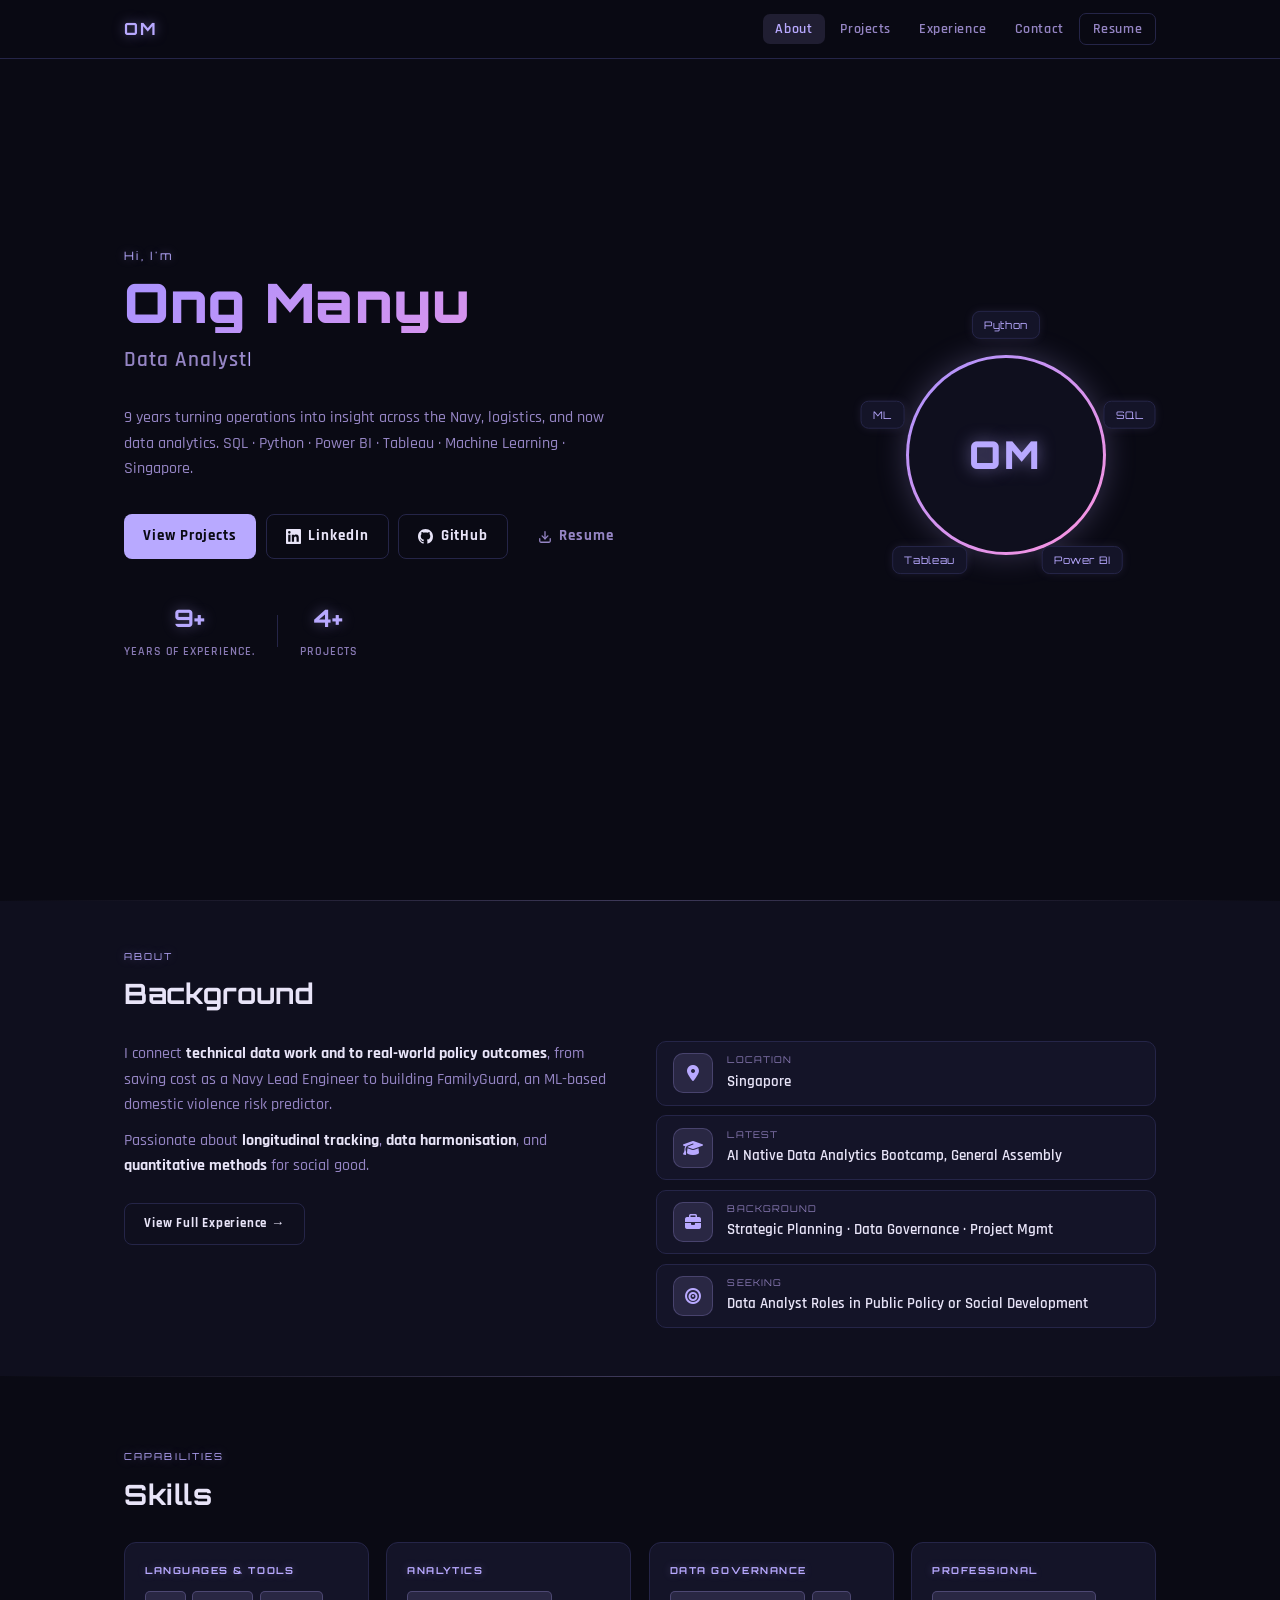
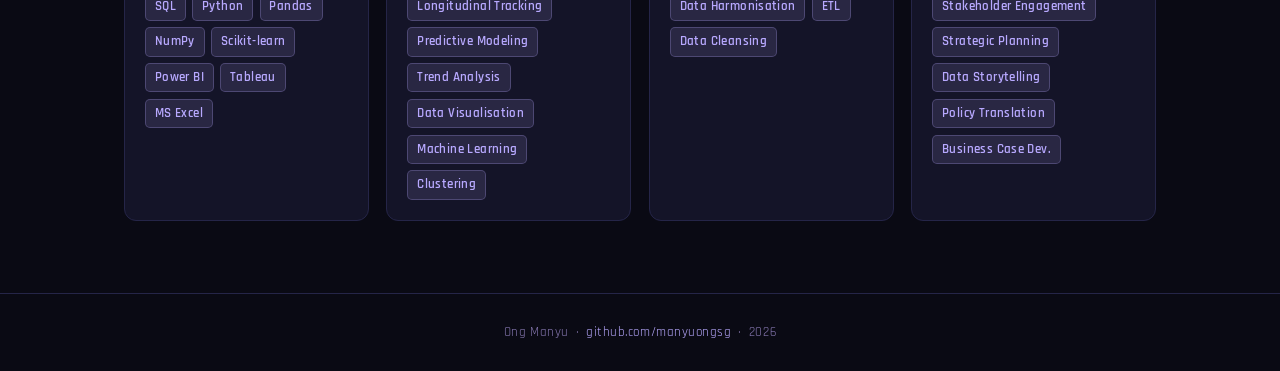
<file: index.html>
<!DOCTYPE html>
<html lang="en">
<head>
  <meta charset="UTF-8" />
  <meta name="viewport" content="width=device-width, initial-scale=1.0" />
  <title>Ong Manyu | Data Analyst</title>
  <meta name="description" content="Data analyst with 9 years of experience. SQL, Python, Power BI. Singapore." />
  <meta property="og:type"        content="website" />
  <meta property="og:title"       content="Ong Manyu | Data Analyst Portfolio" />
  <meta property="og:description" content="9 years in data governance, strategic planning & project management. SQL · Python · Power BI · Tableau · Machine Learning." />
  <meta property="og:url"         content="https://manyuongsg.github.io/" />
  <meta name="theme-color"        content="#0e0b06" />
  <link rel="stylesheet" href="style.css" />
  <link rel="stylesheet" href="https://cdnjs.cloudflare.com/ajax/libs/font-awesome/6.5.1/css/all.min.css" />
  <link rel="preconnect" href="https://fonts.googleapis.com" />
  <link href="https://fonts.googleapis.com/css2?family=Orbitron:wght@400;500;700;900&family=Rajdhani:wght@400;500;600;700&family=JetBrains+Mono:wght@400;500&display=swap" rel="stylesheet" />
</head>
<body>

  <!-- NAV -->
  <nav id="navbar">
    <div class="nav-inner">
      <a href="index.html" class="nav-logo">OM</a>
      <ul class="nav-links">
        <li><a href="index.html">About</a></li>
        <li><a href="projects.html">Projects</a></li>
        <li><a href="experience.html">Experience</a></li>
        <li><a href="contact.html">Contact</a></li>
        <li><a href="assets/Ong_Manyu_Comprehesive_Resume.pdf" target="_blank" rel="noopener" class="btn-nav-ghost">Resume</a></li>
      </ul>
      <button class="hamburger" id="hamburger" aria-label="Toggle menu">
        <span></span><span></span><span></span>
      </button>
    </div>
  </nav>

  <!-- HERO -->
  <section id="hero">
    <div class="hero-content">
      <p class="hero-eyebrow">Hi, I'm</p>
      <h1 class="hero-name">Ong Manyu</h1>
      <h2 class="hero-title">
        <span id="typed"></span><span class="cursor">|</span>
      </h2>
      <p class="hero-tagline">
        9 years turning operations into insight across the Navy, logistics, and now data analytics.
        SQL · Python · Power BI · Tableau · Machine Learning · Singapore.
      </p>
      <div class="hero-actions">
        <a href="projects.html" class="btn btn-primary">View Projects</a>
        <a href="https://linkedin.com/in/omanyu" target="_blank" rel="noopener" class="btn btn-outline">
          <svg width="15" height="15" viewBox="0 0 24 24" fill="currentColor"><path d="M20.447 20.452h-3.554v-5.569c0-1.328-.027-3.037-1.852-3.037-1.853 0-2.136 1.445-2.136 2.939v5.667H9.351V9h3.414v1.561h.046c.477-.9 1.637-1.85 3.37-1.85 3.601 0 4.267 2.37 4.267 5.455v6.286zM5.337 7.433a2.062 2.062 0 0 1-2.063-2.065 2.064 2.064 0 1 1 2.063 2.065zm1.782 13.019H3.555V9h3.564v11.452zM22.225 0H1.771C.792 0 0 .774 0 1.729v20.542C0 23.227.792 24 1.771 24h20.451C23.2 24 24 23.227 24 22.271V1.729C24 .774 23.2 0 22.222 0h.003z"/></svg>
          LinkedIn
        </a>
        <a href="https://github.com/manyuongsg" target="_blank" rel="noopener" class="btn btn-outline">
          <svg width="15" height="15" viewBox="0 0 24 24" fill="currentColor"><path d="M12 0C5.37 0 0 5.37 0 12c0 5.31 3.435 9.795 8.205 11.385.6.105.825-.255.825-.57 0-.285-.015-1.23-.015-2.235-3.015.555-3.795-.735-4.035-1.41-.135-.345-.72-1.41-1.23-1.695-.42-.225-1.02-.78-.015-.795.945-.015 1.62.87 1.845 1.23 1.08 1.815 2.805 1.305 3.495.99.105-.78.42-1.305.765-1.605-2.67-.3-5.46-1.335-5.46-5.925 0-1.305.465-2.385 1.23-3.225-.12-.3-.54-1.53.12-3.18 0 0 1.005-.315 3.3 1.23.96-.27 1.98-.405 3-.405s2.04.135 3 .405c2.295-1.56 3.3-1.23 3.3-1.23.66 1.65.24 2.88.12 3.18.765.84 1.23 1.905 1.23 3.225 0 4.605-2.805 5.625-5.475 5.925.435.375.81 1.095.81 2.22 0 1.605-.015 2.895-.015 3.3 0 .315.225.69.825.57A12.02 12.02 0 0 0 24 12c0-6.63-5.37-12-12-12z"/></svg>
          GitHub
        </a>
        <a href="assets/Ong_Manyu_Comprehesive_Resume.pdf" download class="btn btn-ghost">
          <svg width="14" height="14" viewBox="0 0 24 24" fill="none" stroke="currentColor" stroke-width="2.2" stroke-linecap="round" stroke-linejoin="round"><path d="M21 15v4a2 2 0 0 1-2 2H5a2 2 0 0 1-2-2v-4"/><polyline points="7 10 12 15 17 10"/><line x1="12" y1="15" x2="12" y2="3"/></svg>
          Resume
        </a>
      </div>
      <div class="hero-stats">
        <div class="stat">
          <span class="stat-num" data-target="9" data-suffix="+">0</span>
          <span class="stat-label">Years of Experience.</span>
        </div>
        <div class="stat-div"></div>
        <div class="stat">
          <span class="stat-num" data-target="4" data-suffix="+">0</span>
          <span class="stat-label">Projects</span>
        </div>
      </div>
    </div>
    <div class="hero-visual">
      <div class="avatar-ring">
        <div class="avatar-initials">OM</div>
      </div>
      <div class="floating-tag tag-1"><code>Python</code></div>
      <div class="floating-tag tag-2"><code>SQL</code></div>
      <div class="floating-tag tag-3"><code>Power BI</code></div>
      <div class="floating-tag tag-4"><code>Tableau</code></div>
      <div class="floating-tag tag-5"><code>ML</code></div>
    </div>
  </section>

  <div class="section-divider"></div>

  <!-- ABOUT -->
  <section class="alt">
    <div class="container">
      <p class="section-label">About</p>
      <h2 class="section-title">Background</h2>
      <div class="about-grid">
        <div class="about-text">
          <p>
            I connect <strong>technical data work and to real-world policy outcomes</strong>, from saving cost as a Navy
            Lead Engineer to building FamilyGuard, an ML-based domestic violence risk predictor.
          </p>
          <p>
            Passionate about <strong>longitudinal tracking</strong>, <strong>data harmonisation</strong>,
            and <strong>quantitative methods</strong> for social good.
          </p>
          <div style="margin-top:1.5rem;">
            <a href="experience.html" class="btn btn-outline" style="font-size:0.83rem;">View Full Experience →</a>
          </div>
        </div>
        <div class="info-cards">
          <div class="info-card">
            <div class="info-icon"><i class="fa-solid fa-location-dot"></i></div>
            <div>
              <p class="info-label">Location</p>
              <p class="info-value">Singapore</p>
            </div>
          </div>
          <div class="info-card">
            <div class="info-icon"><i class="fa-solid fa-graduation-cap"></i></div>
            <div>
              <p class="info-label">Latest</p>
              <p class="info-value">AI Native Data Analytics Bootcamp, General Assembly</p>
            </div>
          </div>
          <div class="info-card">
            <div class="info-icon"><i class="fa-solid fa-briefcase"></i></div>
            <div>
              <p class="info-label">Background</p>
              <p class="info-value">Strategic Planning · Data Governance · Project Mgmt</p>
            </div>
          </div>
          <div class="info-card">
            <div class="info-icon"><i class="fa-solid fa-bullseye"></i></div>
            <div>
              <p class="info-label">Seeking</p>
              <p class="info-value">Data Analyst Roles in Public Policy or Social Development</p>
            </div>
          </div>
        </div>
      </div>
    </div>
  </section>

  <div class="section-divider"></div>

  <!-- SKILLS -->
  <section>
    <div class="container">
      <p class="section-label">Capabilities</p>
      <h2 class="section-title">Skills</h2>
      <div class="skills-grid">
        <div class="skill-group">
          <h3 class="skill-group-title">Languages & Tools</h3>
          <div class="skill-tags">
            <span class="skill-tag">SQL</span>
            <span class="skill-tag">Python</span>
            <span class="skill-tag">Pandas</span>
            <span class="skill-tag">NumPy</span>
            <span class="skill-tag">Scikit-learn</span>
            <span class="skill-tag">Power BI</span>
            <span class="skill-tag">Tableau</span>
            <span class="skill-tag">MS Excel</span>
          </div>
        </div>
        <div class="skill-group">
          <h3 class="skill-group-title">Analytics</h3>
          <div class="skill-tags">
            <span class="skill-tag">Longitudinal Tracking</span>
            <span class="skill-tag">Predictive Modeling</span>
            <span class="skill-tag">Trend Analysis</span>
            <span class="skill-tag">Data Visualisation</span>
            <span class="skill-tag">Machine Learning</span>
            <span class="skill-tag">Clustering</span>
          </div>
        </div>
        <div class="skill-group">
          <h3 class="skill-group-title">Data Governance</h3>
          <div class="skill-tags">
            <span class="skill-tag">Data Harmonisation</span>
            <span class="skill-tag">ETL</span>
            <span class="skill-tag">Data Cleansing</span>
          </div>
        </div>
        <div class="skill-group">
          <h3 class="skill-group-title">Professional</h3>
          <div class="skill-tags">
            <span class="skill-tag">Stakeholder Engagement</span>
            <span class="skill-tag">Strategic Planning</span>
            <span class="skill-tag">Data Storytelling</span>
            <span class="skill-tag">Policy Translation</span>
            <span class="skill-tag">Business Case Dev.</span>
          </div>
        </div>
      </div>
    </div>
  </section>

  <footer>
    <p>Ong Manyu &nbsp;·&nbsp;
      <a href="https://github.com/manyuongsg" target="_blank" rel="noopener">github.com/manyuongsg</a>
      &nbsp;·&nbsp; <span id="footer-year"></span>
    </p>
  </footer>

  <script src="script.js"></script>
</body>
</html>
</file>
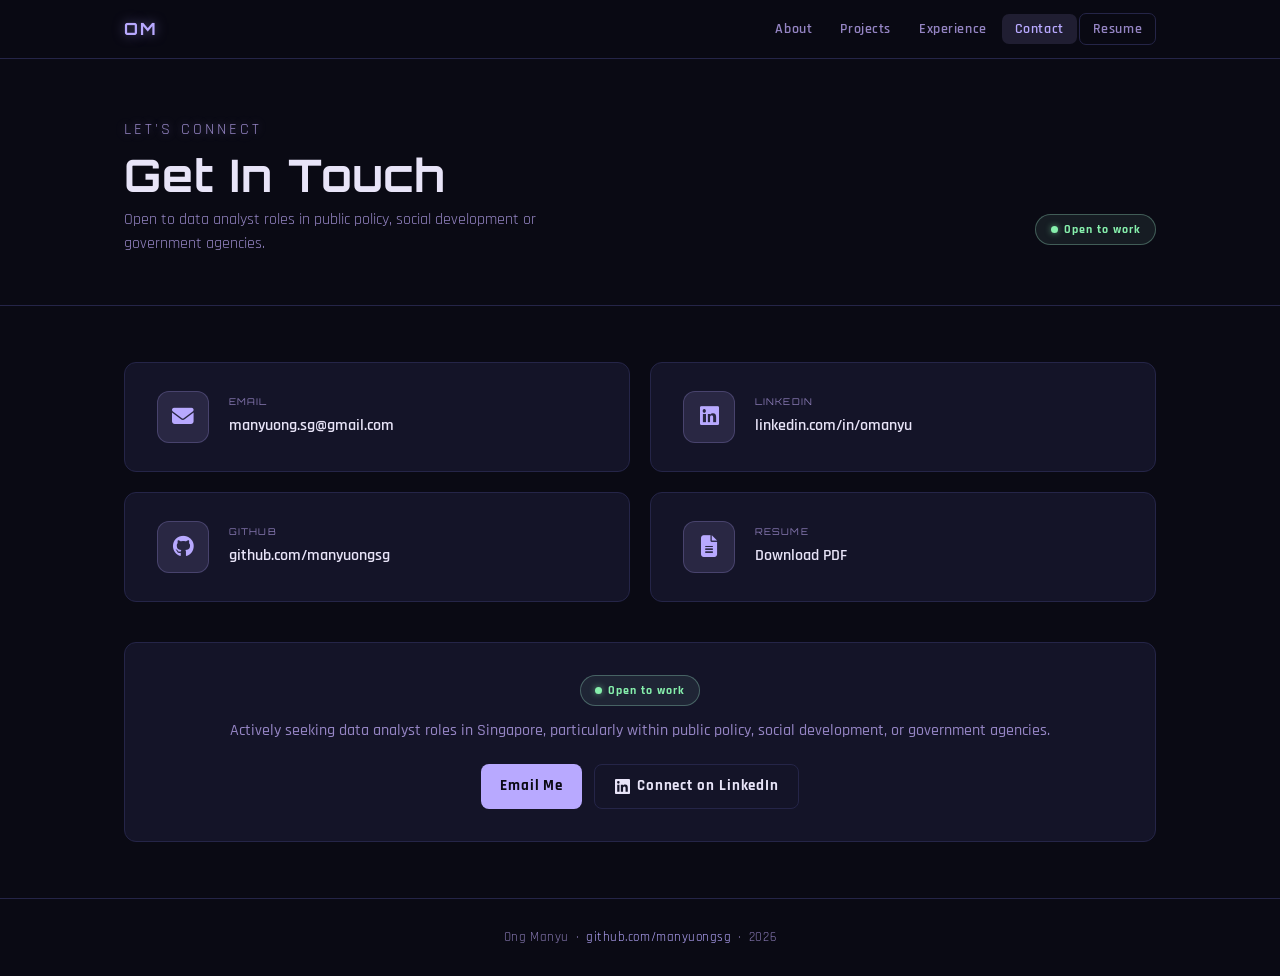
<file: contact.html>
<!DOCTYPE html>
<html lang="en">
<head>
  <meta charset="UTF-8" />
  <meta name="viewport" content="width=device-width, initial-scale=1.0" />
  <title>Contact | Ong Manyu</title>
  <meta name="description" content="Get in touch with Ong Manyu — open to data analyst opportunities in Singapore." />
  <meta name="theme-color" content="#0e0b06" />
  <link rel="stylesheet" href="style.css" />
  <link rel="stylesheet" href="https://cdnjs.cloudflare.com/ajax/libs/font-awesome/6.5.1/css/all.min.css" />
  <link rel="preconnect" href="https://fonts.googleapis.com" />
  <link href="https://fonts.googleapis.com/css2?family=Orbitron:wght@400;500;700;900&family=Rajdhani:wght@400;500;600;700&family=JetBrains+Mono:wght@400;500&display=swap" rel="stylesheet" />
</head>
<body>

  <!-- NAV -->
  <nav id="navbar">
    <div class="nav-inner">
      <a href="index.html" class="nav-logo">OM</a>
      <ul class="nav-links">
        <li><a href="index.html">About</a></li>
        <li><a href="projects.html">Projects</a></li>
        <li><a href="experience.html">Experience</a></li>
        <li><a href="contact.html">Contact</a></li>
        <li><a href="assets/Ong_Manyu_Comprehesive_Resume.pdf" target="_blank" rel="noopener" class="btn-nav-ghost">Resume</a></li>
      </ul>
      <button class="hamburger" id="hamburger" aria-label="Toggle menu">
        <span></span><span></span><span></span>
      </button>
    </div>
  </nav>

  <!-- PAGE HEADER -->
  <header class="page-header">
    <div class="container">
      <div>
        <p class="page-tag">Let's connect</p>
        <h1>Get In Touch</h1>
        <p>Open to data analyst roles in public policy, social development or government agencies.</p>
      </div>
      <div class="open-badge" style="align-self:flex-end;">Open to work</div>
    </div>
  </header>

  <!-- CONTACT CARDS -->
  <section class="page-section">
    <div class="container">
      <div class="contact-grid">

        <a href="mailto:manyuong.sg@gmail.com" class="contact-card">
          <div class="contact-icon"><i class="fa-solid fa-envelope"></i></div>
          <div>
            <p class="contact-label">Email</p>
            <p class="contact-value">manyuong.sg@gmail.com</p>
          </div>
        </a>

        <a href="https://linkedin.com/in/omanyu" target="_blank" rel="noopener" class="contact-card">
          <div class="contact-icon"><i class="fa-brands fa-linkedin"></i></div>
          <div>
            <p class="contact-label">LinkedIn</p>
            <p class="contact-value">linkedin.com/in/omanyu</p>
          </div>
        </a>

        <a href="https://github.com/manyuongsg" target="_blank" rel="noopener" class="contact-card">
          <div class="contact-icon"><i class="fa-brands fa-github"></i></div>
          <div>
            <p class="contact-label">GitHub</p>
            <p class="contact-value">github.com/manyuongsg</p>
          </div>
        </a>

        <a href="assets/Ong_Manyu_Comprehesive_Resume.pdf" target="_blank" rel="noopener" class="contact-card">
          <div class="contact-icon"><i class="fa-solid fa-file-lines"></i></div>
          <div>
            <p class="contact-label">Resume</p>
            <p class="contact-value">Download PDF</p>
          </div>
        </a>

      </div>

      <!-- CTA -->
      <div class="contact-cta">
        <div class="open-badge">Open to work</div>
        <p>
          Actively seeking data analyst roles in Singapore, particularly within public policy, social development, or government agencies.
        </p>
        <div style="display:flex;gap:0.75rem;justify-content:center;flex-wrap:wrap;">
          <a href="mailto:manyuong.sg@gmail.com" class="btn btn-primary">Email Me</a>
          <a href="https://linkedin.com/in/omanyu" target="_blank" rel="noopener" class="btn btn-outline">
            <svg width="15" height="15" viewBox="0 0 24 24" fill="currentColor"><path d="M20.447 20.452h-3.554v-5.569c0-1.328-.027-3.037-1.852-3.037-1.853 0-2.136 1.445-2.136 2.939v5.667H9.351V9h3.414v1.561h.046c.477-.9 1.637-1.85 3.37-1.85 3.601 0 4.267 2.37 4.267 5.455v6.286zM5.337 7.433a2.062 2.062 0 0 1-2.063-2.065 2.064 2.064 0 1 1 2.063 2.065zm1.782 13.019H3.555V9h3.564v11.452zM22.225 0H1.771C.792 0 0 .774 0 1.729v20.542C0 23.227.792 24 1.771 24h20.451C23.2 24 24 23.227 24 22.271V1.729C24 .774 23.2 0 22.222 0h.003z"/></svg>
            Connect on LinkedIn
          </a>
        </div>
      </div>
    </div>
  </section>

  <footer>
    <p>Ong Manyu &nbsp;·&nbsp;
      <a href="https://github.com/manyuongsg" target="_blank" rel="noopener">github.com/manyuongsg</a>
      &nbsp;·&nbsp; <span id="footer-year"></span>
    </p>
  </footer>

  <script src="script.js"></script>
</body>
</html>
</file>
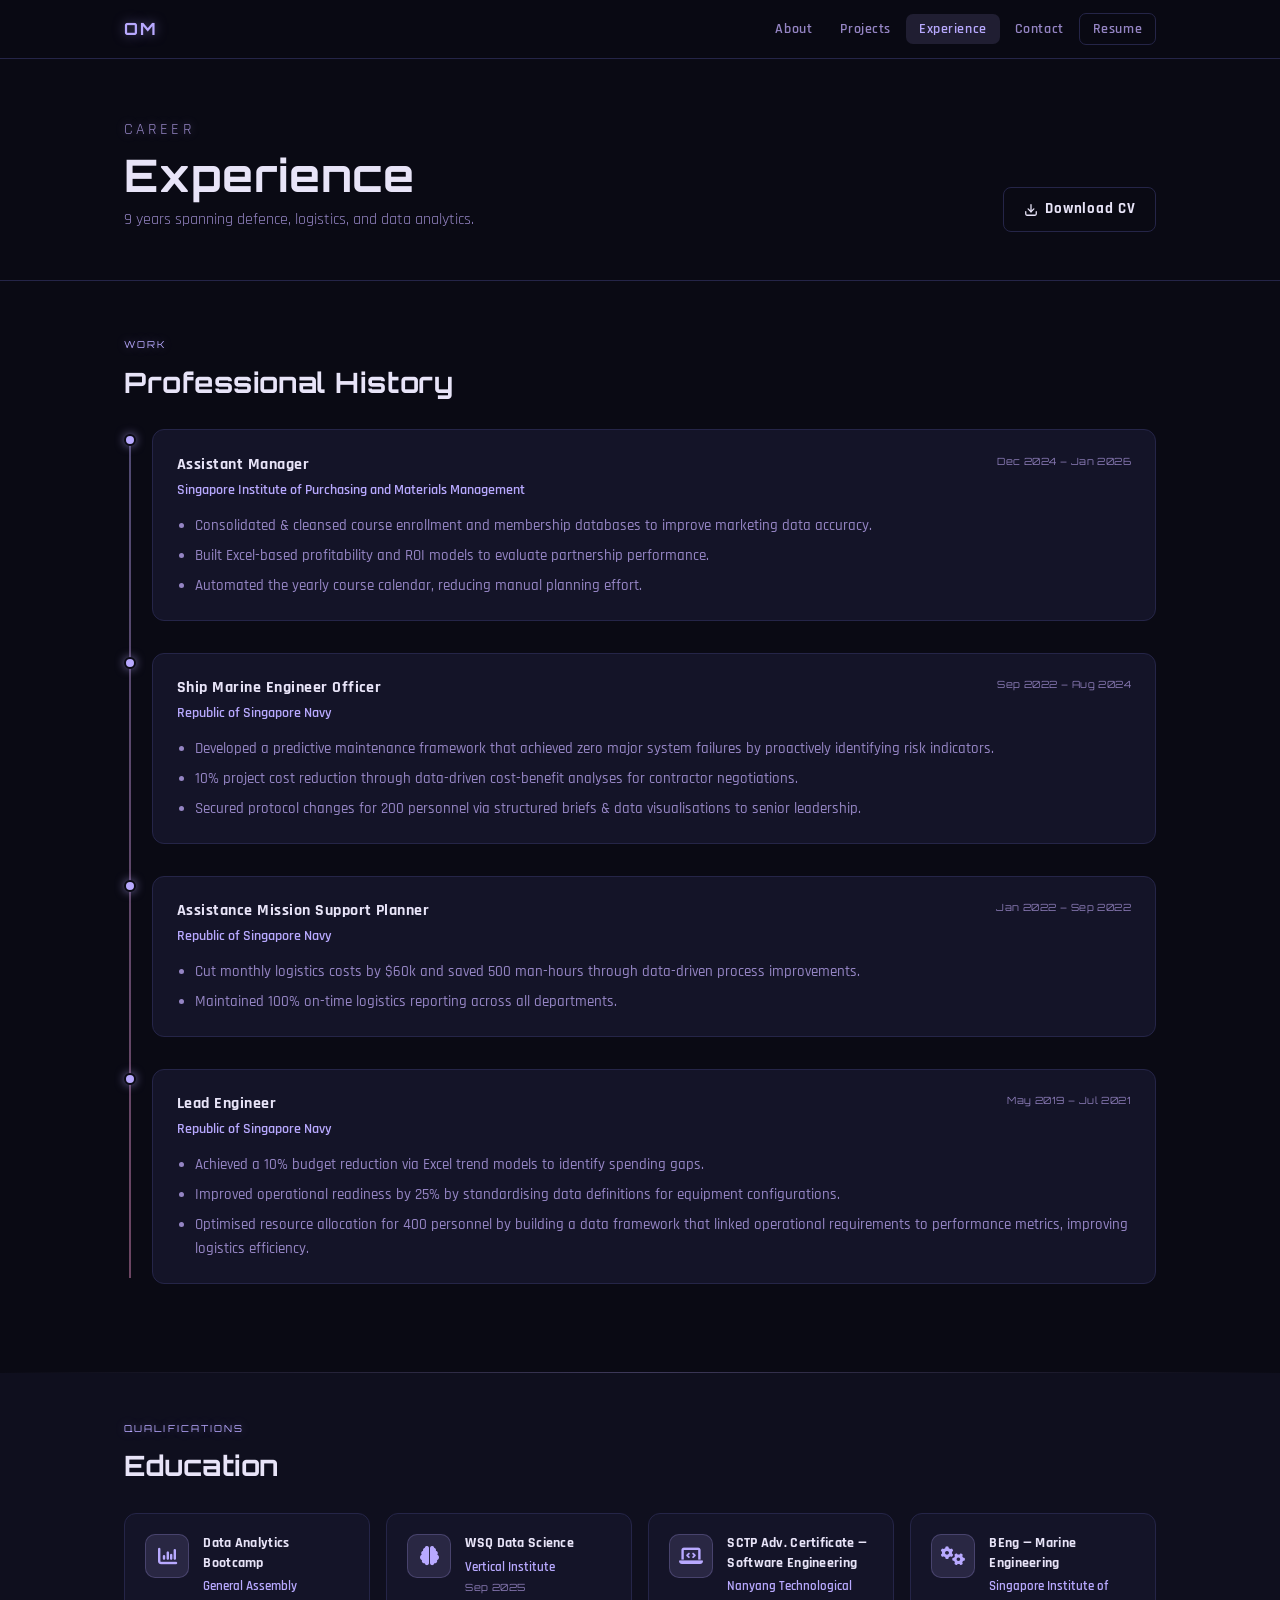
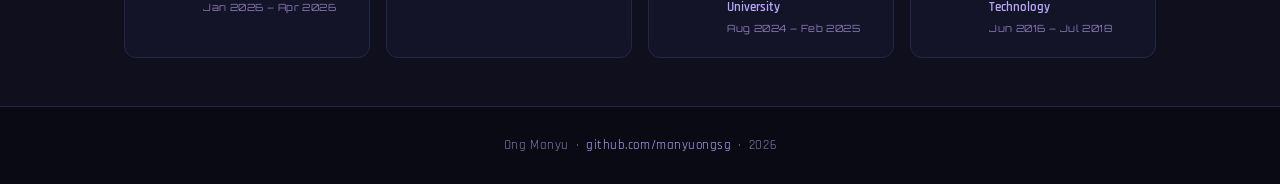
<file: experience.html>
<!DOCTYPE html>
<html lang="en">
<head>
  <meta charset="UTF-8" />
  <meta name="viewport" content="width=device-width, initial-scale=1.0" />
  <title>Experience | Ong Manyu</title>
  <meta name="description" content="Work history and education of Ong Manyu — data analyst based in Singapore." />
  <meta name="theme-color" content="#0e0b06" />
  <link rel="stylesheet" href="style.css" />
  <link rel="stylesheet" href="https://cdnjs.cloudflare.com/ajax/libs/font-awesome/6.5.1/css/all.min.css" />
  <link rel="preconnect" href="https://fonts.googleapis.com" />
  <link href="https://fonts.googleapis.com/css2?family=Orbitron:wght@400;500;700;900&family=Rajdhani:wght@400;500;600;700&family=JetBrains+Mono:wght@400;500&display=swap" rel="stylesheet" />
</head>
<body>

  <!-- NAV -->
  <nav id="navbar">
    <div class="nav-inner">
      <a href="index.html" class="nav-logo">OM</a>
      <ul class="nav-links">
        <li><a href="index.html">About</a></li>
        <li><a href="projects.html">Projects</a></li>
        <li><a href="experience.html">Experience</a></li>
        <li><a href="contact.html">Contact</a></li>
        <li><a href="assets/Ong_Manyu_Comprehesive_Resume.pdf" target="_blank" rel="noopener" class="btn-nav-ghost">Resume</a></li>
      </ul>
      <button class="hamburger" id="hamburger" aria-label="Toggle menu">
        <span></span><span></span><span></span>
      </button>
    </div>
  </nav>

  <!-- PAGE HEADER -->
  <header class="page-header">
    <div class="container">
      <div>
        <p class="page-tag">Career</p>
        <h1>Experience</h1>
        <p>9 years spanning defence, logistics, and data analytics.</p>
      </div>
      <a href="assets/Ong_Manyu_Comprehesive_Resume.pdf" download class="btn btn-outline" style="align-self:flex-end;">
        <svg width="14" height="14" viewBox="0 0 24 24" fill="none" stroke="currentColor" stroke-width="2.2" stroke-linecap="round" stroke-linejoin="round"><path d="M21 15v4a2 2 0 0 1-2 2H5a2 2 0 0 1-2-2v-4"/><polyline points="7 10 12 15 17 10"/><line x1="12" y1="15" x2="12" y2="3"/></svg>
        Download CV
      </a>
    </div>
  </header>

  <!-- WORK EXPERIENCE -->
  <section class="page-section">
    <div class="container">
      <p class="section-label">Work</p>
      <h2 class="section-title">Professional History</h2>
      <div class="timeline">

        <div class="timeline-item">
          <div class="timeline-dot"></div>
          <div class="timeline-content">
            <div class="timeline-header">
              <div>
                <h3>Assistant Manager</h3>
                <p class="timeline-org">Singapore Institute of Purchasing and Materials Management</p>
              </div>
              <span class="timeline-date">Dec 2024 – Jan 2026</span>
            </div>
            <ul>
              <li>Consolidated &amp; cleansed course enrollment and membership databases to improve marketing data accuracy.</li>
              <li>Built Excel-based profitability and ROI models to evaluate partnership performance.</li>
              <li>Automated the yearly course calendar, reducing manual planning effort.</li>
            </ul>
          </div>
        </div>

        <div class="timeline-item">
          <div class="timeline-dot"></div>
          <div class="timeline-content">
            <div class="timeline-header">
              <div>
                <h3>Ship Marine Engineer Officer</h3>
                <p class="timeline-org">Republic of Singapore Navy</p>
              </div>
              <span class="timeline-date">Sep 2022 – Aug 2024</span>
            </div>
            <ul>
              <li>Developed a predictive maintenance framework that achieved zero major system failures by proactively identifying risk indicators.</li>
              <li>10% project cost reduction through data-driven cost-benefit analyses for contractor negotiations.</li>
              <li>Secured protocol changes for 200 personnel via structured briefs &amp; data visualisations to senior leadership.</li>
            </ul>
          </div>
        </div>

        <div class="timeline-item">
          <div class="timeline-dot"></div>
          <div class="timeline-content">
            <div class="timeline-header">
              <div>
                <h3>Assistance Mission Support Planner</h3>
                <p class="timeline-org">Republic of Singapore Navy</p>
              </div>
              <span class="timeline-date">Jan 2022 – Sep 2022</span>
            </div>
            <ul>
              <li>Cut monthly logistics costs by $60k and saved 500 man-hours through data-driven process improvements.</li>
              <li>Maintained 100% on-time logistics reporting across all departments.</li>
            </ul>
          </div>
        </div>

        <div class="timeline-item">
          <div class="timeline-dot"></div>
          <div class="timeline-content">
            <div class="timeline-header">
              <div>
                <h3>Lead Engineer</h3>
                <p class="timeline-org">Republic of Singapore Navy</p>
              </div>
              <span class="timeline-date">May 2019 – Jul 2021</span>
            </div>
            <ul>
              <li>Achieved a 10% budget reduction via Excel trend models to identify spending gaps.</li>
              <li>Improved operational readiness by 25% by standardising data definitions for equipment configurations.</li>
              <li>Optimised resource allocation for 400 personnel by building a data framework that linked operational requirements to performance metrics, improving logistics efficiency.</li>
            </ul>
          </div>
        </div>

      </div>
    </div>
  </section>

  <div class="section-divider"></div>

  <!-- EDUCATION -->
  <section class="page-section alt">
    <div class="container">
      <p class="section-label">Qualifications</p>
      <h2 class="section-title">Education</h2>
      <div class="edu-grid">
        <div class="edu-card">
          <div class="edu-icon"><i class="fa-solid fa-chart-column"></i></div>
          <div>
            <h3>Data Analytics Bootcamp</h3>
            <p class="edu-org">General Assembly</p>
            <p class="edu-date">Jan 2026 – Apr 2026</p>
          </div>
        </div>
        <div class="edu-card">
          <div class="edu-icon"><i class="fa-solid fa-brain"></i></div>
          <div>
            <h3>WSQ Data Science</h3>
            <p class="edu-org">Vertical Institute</p>
            <p class="edu-date">Sep 2025</p>
          </div>
        </div>
        <div class="edu-card">
          <div class="edu-icon"><i class="fa-solid fa-laptop-code"></i></div>
          <div>
            <h3>SCTP Adv. Certificate — Software Engineering</h3>
            <p class="edu-org">Nanyang Technological University</p>
            <p class="edu-date">Aug 2024 – Feb 2025</p>
          </div>
        </div>
        <div class="edu-card">
          <div class="edu-icon"><i class="fa-solid fa-gears"></i></div>
          <div>
            <h3>BEng — Marine Engineering</h3>
            <p class="edu-org">Singapore Institute of Technology</p>
            <p class="edu-date">Jun 2016 – Jul 2018</p>
          </div>
        </div>
      </div>
    </div>
  </section>

  <footer>
    <p>Ong Manyu &nbsp;·&nbsp;
      <a href="https://github.com/manyuongsg" target="_blank" rel="noopener">github.com/manyuongsg</a>
      &nbsp;·&nbsp; <span id="footer-year"></span>
    </p>
  </footer>

  <script src="script.js"></script>
</body>
</html>
</file>
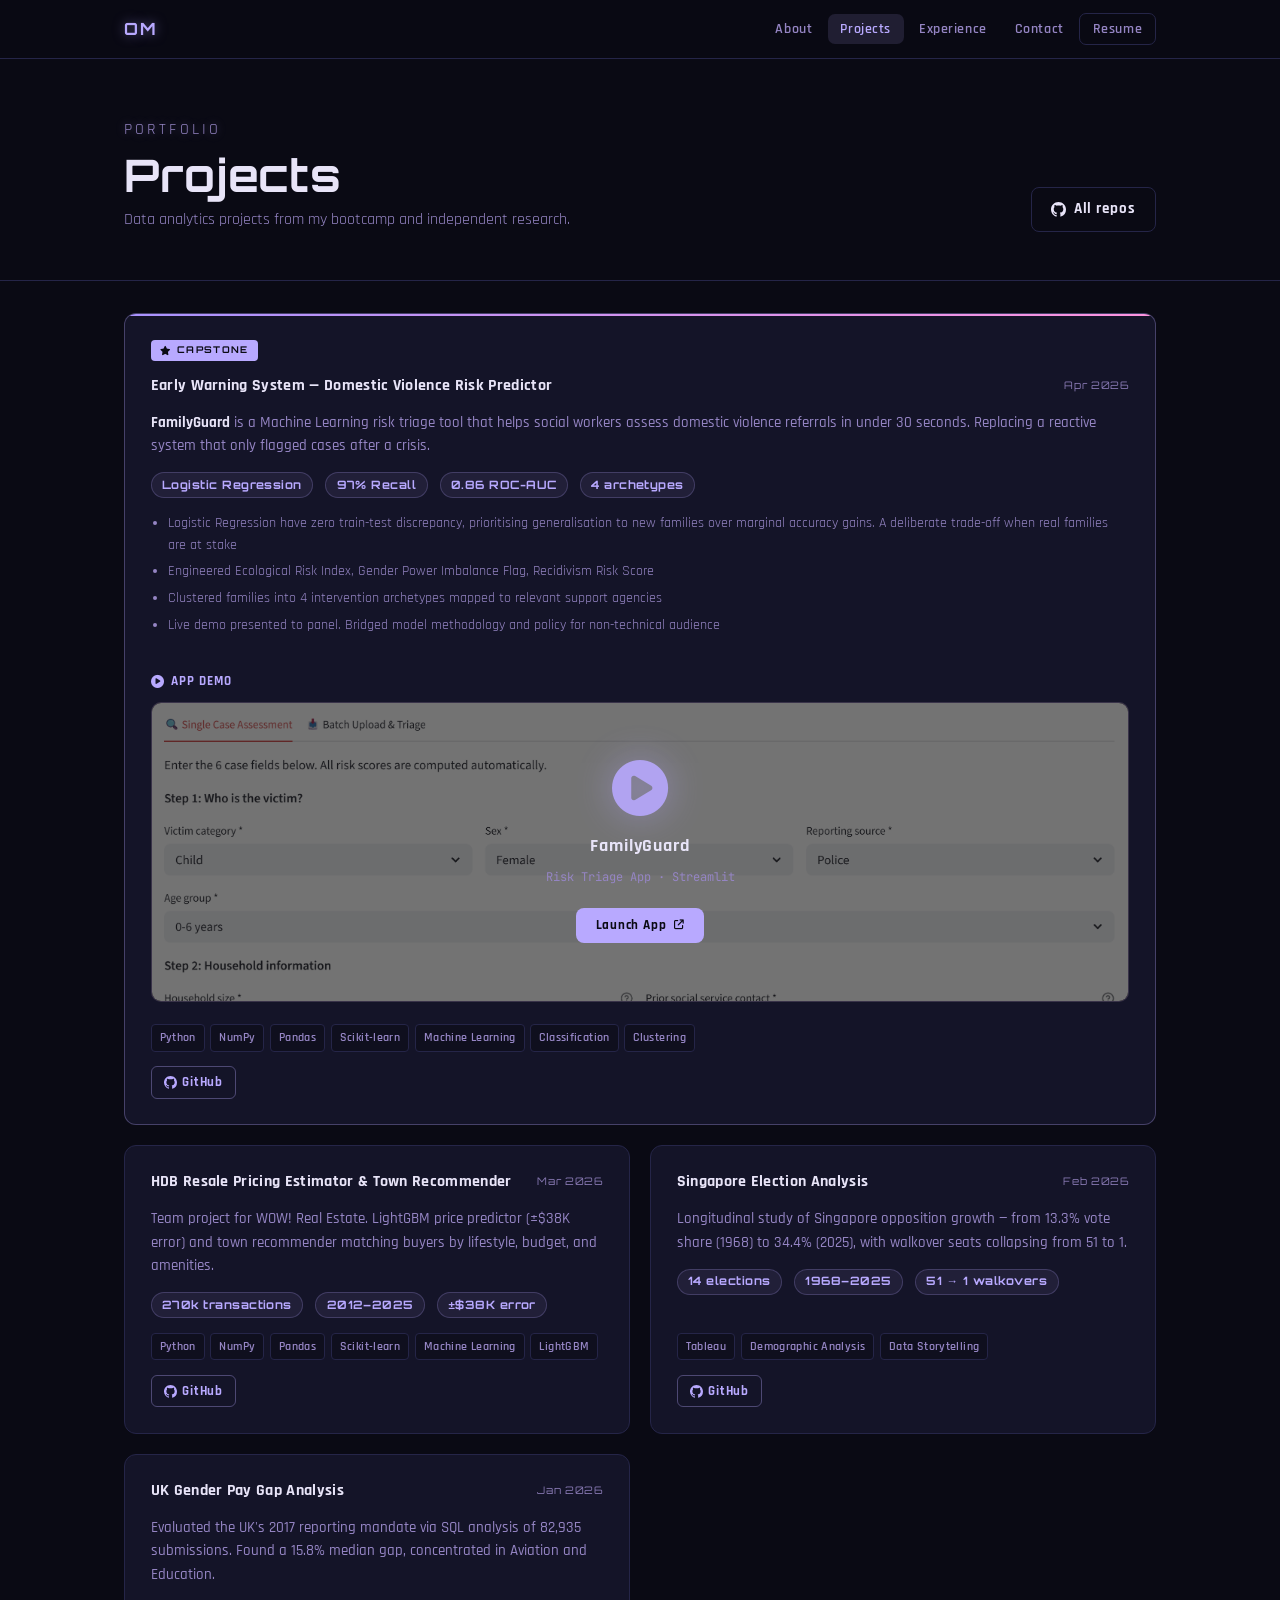
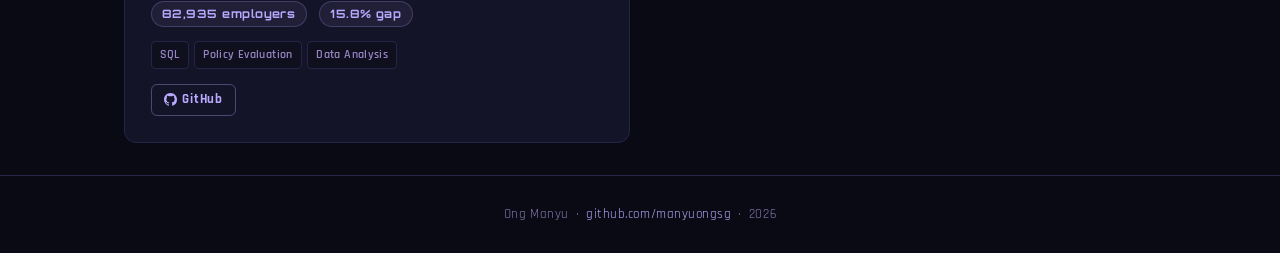
<file: projects.html>
<!DOCTYPE html>
<html lang="en">
<head>
  <meta charset="UTF-8" />
  <meta name="viewport" content="width=device-width, initial-scale=1.0" />
  <title>Projects | Ong Manyu</title>
  <meta name="description" content="Data analytics projects by Ong Manyu — ML, SQL, Power BI, Python." />
  <meta name="theme-color" content="#0e0b06" />
  <link rel="stylesheet" href="style.css" />
  <link rel="stylesheet" href="https://cdnjs.cloudflare.com/ajax/libs/font-awesome/6.5.1/css/all.min.css" />
  <link rel="preconnect" href="https://fonts.googleapis.com" />
  <link href="https://fonts.googleapis.com/css2?family=Orbitron:wght@400;500;700;900&family=Rajdhani:wght@400;500;600;700&family=JetBrains+Mono:wght@400;500&display=swap" rel="stylesheet" />
</head>
<body>

  <!-- NAV -->
  <nav id="navbar">
    <div class="nav-inner">
      <a href="index.html" class="nav-logo">OM</a>
      <ul class="nav-links">
        <li><a href="index.html">About</a></li>
        <li><a href="projects.html">Projects</a></li>
        <li><a href="experience.html">Experience</a></li>
        <li><a href="contact.html">Contact</a></li>
        <li><a href="assets/Ong_Manyu_Comprehesive_Resume.pdf" target="_blank" rel="noopener" class="btn-nav-ghost">Resume</a></li>
      </ul>
      <button class="hamburger" id="hamburger" aria-label="Toggle menu">
        <span></span><span></span><span></span>
      </button>
    </div>
  </nav>

  <!-- PAGE HEADER -->
  <header class="page-header">
    <div class="container">
      <div>
        <p class="page-tag">Portfolio</p>
        <h1>Projects</h1>
        <p>Data analytics projects from my bootcamp and independent research.</p>
      </div>
      <a href="https://github.com/manyuongsg" target="_blank" rel="noopener" class="btn btn-outline" style="align-self:flex-end;">
        <svg width="15" height="15" viewBox="0 0 24 24" fill="currentColor"><path d="M12 0C5.37 0 0 5.37 0 12c0 5.31 3.435 9.795 8.205 11.385.6.105.825-.255.825-.57 0-.285-.015-1.23-.015-2.235-3.015.555-3.795-.735-4.035-1.41-.135-.345-.72-1.41-1.23-1.695-.42-.225-1.02-.78-.015-.795.945-.015 1.62.87 1.845 1.23 1.08 1.815 2.805 1.305 3.495.99.105-.78.42-1.305.765-1.605-2.67-.3-5.46-1.335-5.46-5.925 0-1.305.465-2.385 1.23-3.225-.12-.3-.54-1.53.12-3.18 0 0 1.005-.315 3.3 1.23.96-.27 1.98-.405 3-.405s2.04.135 3 .405c2.295-1.56 3.3-1.23 3.3-1.23.66 1.65.24 2.88.12 3.18.765.84 1.23 1.905 1.23 3.225 0 4.605-2.805 5.625-5.475 5.925.435.375.81 1.095.81 2.22 0 1.605-.015 2.895-.015 3.3 0 .315.225.69.825.57A12.02 12.02 0 0 0 24 12c0-6.63-5.37-12-12-12z"/></svg>
        All repos
      </a>
    </div>
  </header>

  <!-- PROJECTS -->
  <main>
    <div class="container">
      <div class="projects-grid">

        <!-- CAPSTONE -->
        <div class="project-card featured">
          <div class="project-badge"><i class="fa-solid fa-star"></i> Capstone</div>
          <div class="project-meta">
            <h3>Early Warning System — Domestic Violence Risk Predictor</h3>
            <span class="project-date">Apr 2026</span>
          </div>
          <p class="project-desc">
            <strong>FamilyGuard</strong> is a Machine Learning risk triage tool that helps social workers assess domestic violence referrals in under 30 seconds.
            Replacing a reactive system that only flagged cases after a crisis.
          </p>
          <div class="project-metric">
            <span class="metric-pill">Logistic Regression</span>
            <span class="metric-pill">97% Recall</span>
            <span class="metric-pill">0.86 ROC-AUC</span>
            <span class="metric-pill">4 archetypes</span>
          </div>
          <ul class="project-highlights" style="list-style:disc;padding-left:1.1rem;display:flex;flex-direction:column;gap:0.3rem;">
            <li style="color:var(--text-muted);font-size:0.855rem;">Logistic Regression have zero train-test discrepancy, prioritising generalisation to new families over marginal accuracy gains. A deliberate trade-off when real families are at stake</li>
            <li style="color:var(--text-muted);font-size:0.855rem;">Engineered Ecological Risk Index, Gender Power Imbalance Flag, Recidivism Risk Score</li>
            <li style="color:var(--text-muted);font-size:0.855rem;">Clustered families into 4 intervention archetypes mapped to relevant support agencies</li>
            <li style="color:var(--text-muted);font-size:0.855rem;">Live demo presented to panel. Bridged model methodology and policy for non-technical audience</li>
          </ul>
          <!-- DEMO EMBED -->
          <div class="demo-embed">
            <p class="demo-label"><i class="fa-solid fa-play-circle"></i> App Demo</p>
            <!--
              HOW TO USE:
              1. Take a screenshot of your Streamlit app and save it (e.g. demo-screenshot.png) in this folder.
              2. Set data-app-url below to your Streamlit app URL.
              3. Set the <img> src to your screenshot file.
            -->
            <div class="demo-preview"
                 data-app-url="https://triage-predictor.streamlit.app/">
              <!-- Replace src with your actual screenshot, e.g. src="demo-screenshot.png" -->
              <img
                class="demo-screenshot"
                src="assets/triage-predictor-screenshot.png"
                alt="FamilyGuard app screenshot"
                onerror="this.style.display='none'"
              />
              <div class="demo-overlay">
                <div class="demo-overlay-inner">
                  <i class="fa-solid fa-circle-play demo-play-icon"></i>
                  <p class="demo-overlay-title">FamilyGuard</p>
                  <p class="demo-overlay-sub">Risk Triage App · Streamlit</p>
                  <a href="https://triage-predictor.streamlit.app/"
                     target="_blank" rel="noopener"
                     class="btn btn-primary demo-launch-btn">
                    Launch App <i class="fa-solid fa-arrow-up-right-from-square" style="font-size:0.75em;"></i>
                  </a>
                </div>
              </div>
            </div>
          </div>

          <div class="project-stack">
            <span>Python</span><span>NumPy</span></span><span>Pandas</span><span>Scikit-learn</span><span>Machine Learning</span><span>Classification</span><span>Clustering</span>
          </div>
          <div class="project-links">
            <a href="https://github.com/manyuongsg" target="_blank" rel="noopener" class="project-link">
              <svg width="13" height="13" viewBox="0 0 24 24" fill="currentColor"><path d="M12 0C5.37 0 0 5.37 0 12c0 5.31 3.435 9.795 8.205 11.385.6.105.825-.255.825-.57 0-.285-.015-1.23-.015-2.235-3.015.555-3.795-.735-4.035-1.41-.135-.345-.72-1.41-1.23-1.695-.42-.225-1.02-.78-.015-.795.945-.015 1.62.87 1.845 1.23 1.08 1.815 2.805 1.305 3.495.99.105-.78.42-1.305.765-1.605-2.67-.3-5.46-1.335-5.46-5.925 0-1.305.465-2.385 1.23-3.225-.12-.3-.54-1.53.12-3.18 0 0 1.005-.315 3.3 1.23.96-.27 1.98-.405 3-.405s2.04.135 3 .405c2.295-1.56 3.3-1.23 3.3-1.23.66 1.65.24 2.88.12 3.18.765.84 1.23 1.905 1.23 3.225 0 4.605-2.805 5.625-5.475 5.925.435.375.81 1.095.81 2.22 0 1.605-.015 2.895-.015 3.3 0 .315.225.69.825.57A12.02 12.02 0 0 0 24 12c0-6.63-5.37-12-12-12z"/></svg>
              GitHub
            </a>
          </div>
        </div>

        <!-- HDB -->
        <div class="project-card">
          <div class="project-meta">
            <h3>HDB Resale Pricing Estimator &amp; Town Recommender</h3>
            <span class="project-date">Mar 2026</span>
          </div>
          <p class="project-desc">
            Team project for WOW! Real Estate. LightGBM price predictor (±$38K error) and town recommender matching buyers by lifestyle, budget, and amenities.
          </p>
          <div class="project-metric">
            <span class="metric-pill">270k transactions</span>
            <span class="metric-pill">2012–2025</span>
            <span class="metric-pill">±$38K error</span>
          </div>
          <div class="project-stack">
            <span>Python</span><span>NumPy</span></span><span>Pandas</span><span>Scikit-learn</span><span>Machine Learning</span><span>LightGBM</span>
          </div>
          <div class="project-links">
            <a href="https://github.com/manyuongsg" target="_blank" rel="noopener" class="project-link">
              <svg width="13" height="13" viewBox="0 0 24 24" fill="currentColor"><path d="M12 0C5.37 0 0 5.37 0 12c0 5.31 3.435 9.795 8.205 11.385.6.105.825-.255.825-.57 0-.285-.015-1.23-.015-2.235-3.015.555-3.795-.735-4.035-1.41-.135-.345-.72-1.41-1.23-1.695-.42-.225-1.02-.78-.015-.795.945-.015 1.62.87 1.845 1.23 1.08 1.815 2.805 1.305 3.495.99.105-.78.42-1.305.765-1.605-2.67-.3-5.46-1.335-5.46-5.925 0-1.305.465-2.385 1.23-3.225-.12-.3-.54-1.53.12-3.18 0 0 1.005-.315 3.3 1.23.96-.27 1.98-.405 3-.405s2.04.135 3 .405c2.295-1.56 3.3-1.23 3.3-1.23.66 1.65.24 2.88.12 3.18.765.84 1.23 1.905 1.23 3.225 0 4.605-2.805 5.625-5.475 5.925.435.375.81 1.095.81 2.22 0 1.605-.015 2.895-.015 3.3 0 .315.225.69.825.57A12.02 12.02 0 0 0 24 12c0-6.63-5.37-12-12-12z"/></svg>
              GitHub
            </a>
          </div>
        </div>

        <!-- ELECTION -->
        <div class="project-card">
          <div class="project-meta">
            <h3>Singapore Election Analysis</h3>
            <span class="project-date">Feb 2026</span>
          </div>
          <p class="project-desc">
            Longitudinal study of Singapore opposition growth — from 13.3% vote share (1968) to 34.4% (2025), with walkover seats collapsing from 51 to 1.
          </p>
          <div class="project-metric">
            <span class="metric-pill">14 elections</span>
            <span class="metric-pill">1968–2025</span>
            <span class="metric-pill">51 → 1 walkovers</span>
          </div>
          <div class="project-stack">
            <span>Tableau</span><span>Demographic Analysis</span><span>Data Storytelling</span>
          </div>
          <div class="project-links">
            <a href="https://github.com/manyuongsg" target="_blank" rel="noopener" class="project-link">
              <svg width="13" height="13" viewBox="0 0 24 24" fill="currentColor"><path d="M12 0C5.37 0 0 5.37 0 12c0 5.31 3.435 9.795 8.205 11.385.6.105.825-.255.825-.57 0-.285-.015-1.23-.015-2.235-3.015.555-3.795-.735-4.035-1.41-.135-.345-.72-1.41-1.23-1.695-.42-.225-1.02-.78-.015-.795.945-.015 1.62.87 1.845 1.23 1.08 1.815 2.805 1.305 3.495.99.105-.78.42-1.305.765-1.605-2.67-.3-5.46-1.335-5.46-5.925 0-1.305.465-2.385 1.23-3.225-.12-.3-.54-1.53.12-3.18 0 0 1.005-.315 3.3 1.23.96-.27 1.98-.405 3-.405s2.04.135 3 .405c2.295-1.56 3.3-1.23 3.3-1.23.66 1.65.24 2.88.12 3.18.765.84 1.23 1.905 1.23 3.225 0 4.605-2.805 5.625-5.475 5.925.435.375.81 1.095.81 2.22 0 1.605-.015 2.895-.015 3.3 0 .315.225.69.825.57A12.02 12.02 0 0 0 24 12c0-6.63-5.37-12-12-12z"/></svg>
              GitHub
            </a>
          </div>
        </div>

        <!-- PAY GAP -->
        <div class="project-card">
          <div class="project-meta">
            <h3>UK Gender Pay Gap Analysis</h3>
            <span class="project-date">Jan 2026</span>
          </div>
          <p class="project-desc">
            Evaluated the UK's 2017 reporting mandate via SQL analysis of 82,935 submissions. Found a 15.8% median gap, concentrated in Aviation and Education.
          </p>
          <div class="project-metric">
            <span class="metric-pill">82,935 employers</span>
            <span class="metric-pill">15.8% gap</span>
          </div>
          <div class="project-stack">
            <span>SQL</span><span>Policy Evaluation</span><span>Data Analysis</span>
          </div>
          <div class="project-links">
            <a href="https://github.com/manyuongsg" target="_blank" rel="noopener" class="project-link">
              <svg width="13" height="13" viewBox="0 0 24 24" fill="currentColor"><path d="M12 0C5.37 0 0 5.37 0 12c0 5.31 3.435 9.795 8.205 11.385.6.105.825-.255.825-.57 0-.285-.015-1.23-.015-2.235-3.015.555-3.795-.735-4.035-1.41-.135-.345-.72-1.41-1.23-1.695-.42-.225-1.02-.78-.015-.795.945-.015 1.62.87 1.845 1.23 1.08 1.815 2.805 1.305 3.495.99.105-.78.42-1.305.765-1.605-2.67-.3-5.46-1.335-5.46-5.925 0-1.305.465-2.385 1.23-3.225-.12-.3-.54-1.53.12-3.18 0 0 1.005-.315 3.3 1.23.96-.27 1.98-.405 3-.405s2.04.135 3 .405c2.295-1.56 3.3-1.23 3.3-1.23.66 1.65.24 2.88.12 3.18.765.84 1.23 1.905 1.23 3.225 0 4.605-2.805 5.625-5.475 5.925.435.375.81 1.095.81 2.22 0 1.605-.015 2.895-.015 3.3 0 .315.225.69.825.57A12.02 12.02 0 0 0 24 12c0-6.63-5.37-12-12-12z"/></svg>
              GitHub
            </a>
          </div>
        </div>

      </div>
    </div>
  </main>

  <footer>
    <p>Ong Manyu &nbsp;·&nbsp;
      <a href="https://github.com/manyuongsg" target="_blank" rel="noopener">github.com/manyuongsg</a>
      &nbsp;·&nbsp; <span id="footer-year"></span>
    </p>
  </footer>

  <script src="script.js"></script>
</body>
</html>
</file>
<file: style.css>
/* =============================================
   RESET & BASE
============================================= */
*, *::before, *::after { box-sizing: border-box; margin: 0; padding: 0; }

:root {
  --bg:          #0a0a14;
  --bg-surface:  #0f0f1e;
  --bg-card:     #141428;
  --border:      #252548;
  --border-hover:#5a3a9a;
  --accent:      #b8a9ff;
  --accent-glow: rgba(184,169,255,0.13);
  --accent2:     #ff9ed8;
  --accent-grad: linear-gradient(135deg, #a993ff, #ff94df);
  --text:        #e8e4f8;
  --text-muted:  #9585c4;
  --text-dim:    #8879b3;
  --radius:      12px;
  --shadow:      0 8px 32px rgba(0,0,0,0.7);
  --transition:  0.22s ease;
}

html { scroll-behavior: smooth; font-size: 16px; }

body {
  font-family: 'Rajdhani', system-ui, sans-serif;
  background: var(--bg);
  color: var(--text);
  line-height: 1.6;
  overflow-x: hidden;
}

a { color: inherit; text-decoration: none; }
ul { list-style: none; }

.container {
  max-width: 1080px;
  margin: 0 auto;
  padding: 0 1.5rem;
}

/* =============================================
   NAV
============================================= */
#navbar {
  position: fixed;
  top: 0; left: 0; right: 0;
  z-index: 100;
  background: rgba(10,10,20,0.82);
  backdrop-filter: blur(14px);
  border-bottom: 1px solid var(--border);
  transition: background var(--transition);
}
#navbar.scrolled { background: rgba(10,10,20,0.97); }

.nav-inner {
  max-width: 1080px;
  margin: 0 auto;
  padding: 0 1.5rem;
  height: 58px;
  display: flex;
  align-items: center;
  justify-content: space-between;
}

.nav-logo {
  font-family: 'Orbitron', sans-serif;
  font-weight: 700;
  font-size: 1.05rem;
  color: var(--accent);
  letter-spacing: 0.1em;
  text-shadow: 0 0 12px rgba(184,169,255,0.5);
}

.nav-links {
  display: flex;
  align-items: center;
  gap: 0.15rem;
}

.nav-links a {
  padding: 0.38rem 0.8rem;
  border-radius: 7px;
  font-size: 0.9rem;
  font-weight: 600;
  color: var(--text-muted);
  font-family: 'Rajdhani', sans-serif;
  letter-spacing: 0.04em;
  transition: color var(--transition), background var(--transition);
}
.nav-links a:hover { color: var(--text); background: var(--bg-card); }
.nav-links a.active {
  color: var(--accent);
  background: var(--accent-glow);
}

.btn-nav {
  background: var(--accent) !important;
  color: var(--bg) !important;
  font-weight: 700 !important;
  padding: 0.38rem 1rem !important;
}
.btn-nav:hover { opacity: 0.85 !important; }

.btn-nav-ghost {
  border: 1px solid var(--border) !important;
  color: var(--text-muted) !important;
}
.btn-nav-ghost:hover {
  border-color: var(--accent) !important;
  color: var(--accent) !important;
  background: transparent !important;
}

.hamburger {
  display: none;
  flex-direction: column;
  gap: 5px;
  background: none;
  border: none;
  cursor: pointer;
  padding: 4px;
}
.hamburger span {
  display: block;
  width: 22px; height: 2px;
  background: var(--text);
  border-radius: 2px;
  transition: transform var(--transition), opacity var(--transition);
}
.hamburger.open span:nth-child(1) { transform: translateY(7px) rotate(45deg); }
.hamburger.open span:nth-child(2) { opacity: 0; }
.hamburger.open span:nth-child(3) { transform: translateY(-7px) rotate(-45deg); }

/* =============================================
   PAGE HEADER (non-hero pages)
============================================= */
.page-header {
  padding: 7rem 0 3rem;
  border-bottom: 1px solid var(--border);
}
.page-header .container { display: flex; align-items: flex-end; justify-content: space-between; gap: 1rem; flex-wrap: wrap; }
.page-tag {
  font-family: 'Orbitron', sans-serif;
  font-size: 0.65rem;
  color: var(--accent);
  letter-spacing: 0.2em;
  text-transform: uppercase;
  margin-bottom: 0.4rem;
  text-shadow: 0 0 10px rgba(184,169,255,0.4);
}
.page-header h1 {
  font-family: 'Orbitron', sans-serif;
  font-size: clamp(1.8rem, 5vw, 2.8rem);
  font-weight: 700;
  letter-spacing: 0.02em;
  line-height: 1.15;
}
.page-header p {
  color: var(--text-muted);
  font-size: 0.97rem;
  font-family: 'Rajdhani', sans-serif;
  margin-top: 0.4rem;
  max-width: 480px;
}

/* =============================================
   HERO
============================================= */
#hero {
  min-height: 100vh;
  display: flex;
  align-items: center;
  padding: 74px 1.5rem 4rem;
  max-width: 1080px;
  margin: 0 auto;
  gap: 3rem;
}

.hero-content { flex: 1; }
.hero-visual {
  flex: 0 0 300px;
  display: flex;
  align-items: center;
  justify-content: center;
  position: relative;
}

.hero-eyebrow {
  font-family: 'Orbitron', sans-serif;
  color: var(--accent);
  font-size: 0.72rem;
  margin-bottom: 0.5rem;
  letter-spacing: 0.2em;
  text-shadow: 0 0 10px rgba(184,169,255,0.4);
}
.hero-name {
  font-family: 'Orbitron', sans-serif;
  font-size: clamp(2rem, 5.5vw, 3.4rem);
  font-weight: 900;
  line-height: 1.1;
  letter-spacing: 0.02em;
  margin-bottom: 0.7rem;
  background: var(--accent-grad);
  -webkit-background-clip: text;
  -webkit-text-fill-color: transparent;
  background-clip: text;
}
.hero-title {
  font-family: 'Rajdhani', sans-serif;
  font-size: clamp(1rem, 2.5vw, 1.3rem);
  font-weight: 600;
  color: var(--text-muted);
  margin-bottom: 1.2rem;
  min-height: 2em;
  letter-spacing: 0.05em;
}
.cursor { animation: blink 1s step-end infinite; color: var(--accent); }
@keyframes blink { 50% { opacity: 0; } }

.hero-tagline {
  color: var(--text-muted);
  font-size: 1rem;
  font-family: 'Rajdhani', sans-serif;
  max-width: 480px;
  margin-bottom: 2rem;
  line-height: 1.6;
  font-weight: 500;
}

.hero-actions {
  display: flex;
  gap: 0.6rem;
  flex-wrap: wrap;
  margin-bottom: 2.5rem;
}

/* Buttons */
.btn {
  display: inline-flex;
  align-items: center;
  gap: 0.45rem;
  padding: 0.6rem 1.2rem;
  border-radius: 8px;
  font-family: 'Rajdhani', sans-serif;
  font-weight: 700;
  font-size: 0.95rem;
  letter-spacing: 0.06em;
  transition: all var(--transition);
  cursor: pointer;
  border: none;
  white-space: nowrap;
}
.btn-primary { background: var(--accent); color: var(--bg); }
.btn-primary:hover { transform: translateY(-2px); box-shadow: 0 6px 24px rgba(184,169,255,0.4); filter: brightness(1.08); }
.btn-outline { background: transparent; color: var(--text); border: 1px solid var(--border); }
.btn-outline:hover { border-color: var(--accent); color: var(--accent); transform: translateY(-2px); box-shadow: 0 0 14px rgba(184,169,255,0.15); }
.btn-ghost { background: transparent; color: var(--text-muted); border: 1px solid transparent; }
.btn-ghost:hover { color: var(--accent2); border-color: var(--accent2); transform: translateY(-2px); }

/* Stats row */
.hero-stats {
  display: flex;
  align-items: center;
  gap: 1.4rem;
}
.stat { text-align: center; }
.stat-num { display: block; font-size: 1.5rem; font-weight: 700; color: var(--accent); font-family: 'Orbitron', sans-serif; text-shadow: 0 0 14px rgba(184,169,255,0.4); }
.stat-label { font-size: 0.72rem; color: var(--text-dim); letter-spacing: 0.08em; font-family: 'Rajdhani', sans-serif; font-weight: 600; text-transform: uppercase; }
.stat-div { width: 1px; height: 32px; background: var(--border); }

/* Avatar */
.avatar-ring {
  width: 200px; height: 200px;
  border-radius: 50%;
  background: var(--accent-grad);
  padding: 3px;
  display: flex;
  align-items: center;
  justify-content: center;
  box-shadow: 0 0 30px rgba(184,169,255,0.25);
}
.avatar-initials {
  width: 100%; height: 100%;
  border-radius: 50%;
  background: var(--bg-surface);
  display: flex;
  align-items: center;
  justify-content: center;
  font-family: 'Orbitron', sans-serif;
  font-size: 2.4rem;
  font-weight: 900;
  color: var(--accent);
  letter-spacing: 0.08em;
  text-shadow: 0 0 16px rgba(184,169,255,0.5);
}

/* Orbit container — positioned at ring centre, transform rotates out to orbit radius */
.floating-tag {
  position: absolute;
  top: 50%;
  left: 50%;
  /* Each tag's transform places it on the ring perimeter via:
     translate(-50%,-50%) centres the element on the ring centre,
     rotate(A) translateY(-R) moves it R px outward at angle A,
     rotate(-A) keeps text upright. */
  pointer-events: none; /* let the inner code handle clicks if needed */
}
/* The visual pill + float animation lives on the inner <code> */
.floating-tag code {
  display: block;
  background: var(--bg-card);
  border: 1px solid var(--border);
  border-radius: 8px;
  padding: 0.3rem 0.7rem;
  font-family: 'Orbitron', sans-serif;
  font-size: 0.65rem;
  letter-spacing: 0.06em;
  color: var(--accent);
  white-space: nowrap;
  box-shadow: 0 0 10px rgba(184,169,255,0.1);
  animation: float 4s ease-in-out infinite;
  pointer-events: auto;
}
/* 5 tags at 72° intervals around ring (radius 130 px from ring centre) */
.tag-1 { transform: translate(-50%,-50%) rotate(0deg)   translateY(-130px) rotate(0deg);   }
.tag-2 { transform: translate(-50%,-50%) rotate(72deg)  translateY(-130px) rotate(-72deg);  }
.tag-3 { transform: translate(-50%,-50%) rotate(144deg) translateY(-130px) rotate(-144deg); }
.tag-4 { transform: translate(-50%,-50%) rotate(216deg) translateY(-130px) rotate(-216deg); }
.tag-5 { transform: translate(-50%,-50%) rotate(288deg) translateY(-130px) rotate(-288deg); }
/* Stagger float animation per tag */
.tag-1 code { animation-delay: 0s;   }
.tag-2 code { animation-delay: 0.7s; }
.tag-3 code { animation-delay: 1.5s; }
.tag-4 code { animation-delay: 2.2s; }
.tag-5 code { animation-delay: 3.0s; }

@keyframes float {
  0%, 100% { transform: translateY(0); }
  50%       { transform: translateY(-8px); }
}

/* =============================================
   SECTIONS
============================================= */
section { padding: 4.5rem 0; }
section.alt { background: var(--bg-surface); padding: 3rem 0; }
.page-section { padding: 3.5rem 0; }
.page-section.alt { background: var(--bg-surface); }

.section-label {
  font-family: 'Orbitron', sans-serif;
  font-size: 0.6rem;
  text-transform: uppercase;
  letter-spacing: 0.22em;
  color: var(--accent);
  margin-bottom: 0.5rem;
  text-shadow: 0 0 10px rgba(184,169,255,0.35);
}
.section-title {
  font-family: 'Orbitron', sans-serif;
  font-size: clamp(1.3rem, 3.5vw, 1.75rem);
  font-weight: 700;
  letter-spacing: 0.02em;
  margin-bottom: 1.5rem;
}
.section-title span {
  background: var(--accent-grad);
  -webkit-background-clip: text;
  -webkit-text-fill-color: transparent;
  background-clip: text;
}

/* =============================================
   ABOUT CARDS
============================================= */
.about-grid {
  display: grid;
  grid-template-columns: 1fr 1fr;
  gap: 2rem;
}
.about-text p { color: var(--text-muted); margin-bottom: 0.6rem; font-size: 1rem; font-family: 'Rajdhani', sans-serif; font-weight: 500; }
.about-text strong { color: var(--text); }

.info-cards { display: flex; flex-direction: column; gap: 0.6rem; }
.info-card {
  display: flex;
  align-items: center;
  gap: 0.9rem;
  background: var(--bg-card);
  border: 1px solid var(--border);
  border-radius: 10px;
  padding: 0.7rem 1rem;
  transition: border-color var(--transition), transform var(--transition), box-shadow var(--transition);
}
.info-card:hover { border-color: var(--accent); transform: translateX(4px); box-shadow: 0 0 14px rgba(184,169,255,0.1); }
.info-icon {
  flex-shrink: 0;
  width: 40px;
  height: 40px;
  display: flex;
  align-items: center;
  justify-content: center;
  background: var(--accent-glow);
  border: 1px solid rgba(184,169,255,0.22);
  border-radius: 10px;
  color: var(--accent);
  font-size: 1rem;
}
.info-label { font-family: 'Orbitron', sans-serif; font-size: 0.58rem; color: var(--text-dim); letter-spacing: 0.12em; text-transform: uppercase; margin-bottom: 0.1rem; }
.info-value { font-size: 0.93rem; font-weight: 600; color: var(--text); font-family: 'Rajdhani', sans-serif; }

/* =============================================
   SKILLS
============================================= */
.skills-grid {
  display: grid;
  grid-template-columns: repeat(auto-fit, minmax(220px, 1fr));
  gap: 1.1rem;
}
.skill-group {
  background: var(--bg-card);
  border: 1px solid var(--border);
  border-radius: var(--radius);
  padding: 1.25rem;
  transition: border-color var(--transition), transform var(--transition), box-shadow var(--transition);
}
.skill-group:hover { border-color: var(--accent); transform: translateY(-2px); box-shadow: 0 0 16px rgba(184,169,255,0.1); }
.skill-group-title {
  font-family: 'Orbitron', sans-serif;
  font-size: 0.6rem;
  text-transform: uppercase;
  letter-spacing: 0.16em;
  color: var(--accent);
  margin-bottom: 0.85rem;
  text-shadow: 0 0 8px rgba(184,169,255,0.3);
}
.skill-tags { display: flex; flex-wrap: wrap; gap: 0.4rem; }
.skill-tag {
  background: var(--accent-glow);
  color: var(--accent);
  border: 1px solid rgba(184,169,255,0.25);
  border-radius: 5px;
  padding: 0.2rem 0.55rem;
  font-size: 0.82rem;
  font-weight: 600;
  font-family: 'Rajdhani', sans-serif;
  letter-spacing: 0.03em;
}

/* =============================================
   PROJECTS
============================================= */
.projects-grid {
  display: grid;
  grid-template-columns: repeat(auto-fit, minmax(360px, 1fr));
  gap: 1.25rem;
  padding: 2rem 0;
}
.project-card {
  background: var(--bg-card);
  border: 1px solid var(--border);
  border-radius: var(--radius);
  padding: 1.6rem;
  display: flex;
  flex-direction: column;
  gap: 0.9rem;
  transition: border-color var(--transition), transform var(--transition), box-shadow var(--transition);
  position: relative;
  overflow: hidden;
}
.project-card::after {
  content: '';
  position: absolute;
  top: 0; left: 0; right: 0;
  height: 2px;
  background: transparent;
  transition: background var(--transition);
}
.project-card:hover { border-color: var(--border-hover); transform: translateY(-4px); box-shadow: 0 8px 32px rgba(184,169,255,0.12); }
.project-card:hover::after { background: var(--accent-grad); }

.project-card.featured { grid-column: 1 / -1; }
.project-card.featured { border-color: rgba(184,169,255,0.3); }
.project-card.featured::after { background: var(--accent-grad); }

.project-badge {
  display: inline-flex;
  align-items: center;
  gap: 0.35rem;
  background: var(--accent);
  color: var(--bg);
  font-family: 'Orbitron', sans-serif;
  font-size: 0.58rem;
  font-weight: 700;
  text-transform: uppercase;
  letter-spacing: 0.14em;
  padding: 0.2rem 0.6rem;
  border-radius: 4px;
  width: fit-content;
}

.project-meta {
  display: flex;
  justify-content: space-between;
  align-items: flex-start;
  gap: 1rem;
}
.project-meta h3 { font-size: 1rem; font-weight: 700; line-height: 1.3; font-family: 'Rajdhani', sans-serif; letter-spacing: 0.02em; }
.project-date {
  font-size: 0.65rem;
  color: var(--text-dim);
  white-space: nowrap;
  font-family: 'Orbitron', sans-serif;
  padding-top: 0.1rem;
  letter-spacing: 0.06em;
}

.project-desc { color: var(--text-muted); font-size: 0.95rem; line-height: 1.55; font-family: 'Rajdhani', sans-serif; font-weight: 500; }
.project-desc strong { color: var(--text); }

.project-metric {
  display: flex;
  gap: 0.75rem;
  flex-wrap: wrap;
}
.metric-pill {
  display: inline-flex;
  align-items: center;
  gap: 0.3rem;
  background: rgba(184,169,255,0.08);
  border: 1px solid rgba(184,169,255,0.22);
  color: var(--accent);
  border-radius: 20px;
  padding: 0.18rem 0.65rem;
  font-size: 0.72rem;
  font-weight: 700;
  font-family: 'Orbitron', sans-serif;
  letter-spacing: 0.04em;
}

.project-stack {
  display: flex;
  flex-wrap: wrap;
  gap: 0.35rem;
  margin-top: auto;
}
.project-stack span {
  background: var(--bg-surface);
  border: 1px solid var(--border);
  border-radius: 4px;
  padding: 0.18rem 0.5rem;
  font-size: 0.78rem;
  color: var(--text-muted);
  font-family: 'Rajdhani', sans-serif;
  font-weight: 600;
  letter-spacing: 0.03em;
}

.project-links { display: flex; gap: 0.6rem; }
.project-link {
  display: inline-flex;
  align-items: center;
  gap: 0.35rem;
  font-size: 0.82rem;
  font-family: 'Rajdhani', sans-serif;
  font-weight: 700;
  letter-spacing: 0.06em;
  color: var(--accent);
  border: 1px solid rgba(184,169,255,0.35);
  border-radius: 6px;
  padding: 0.3rem 0.75rem;
  transition: background var(--transition), transform var(--transition), box-shadow var(--transition);
}
.project-link:hover { background: var(--accent-glow); transform: translateY(-2px); box-shadow: 0 0 12px rgba(184,169,255,0.2); }

/* =============================================
   DEMO EMBED
============================================= */
.demo-embed {
  margin: 1.25rem 0 0.5rem;
}
.demo-label {
  font-family: 'Rajdhani', sans-serif;
  font-weight: 700;
  font-size: 0.82rem;
  letter-spacing: 0.08em;
  color: var(--accent);
  text-transform: uppercase;
  margin-bottom: 0.6rem;
  display: flex;
  align-items: center;
  gap: 0.4rem;
}
.demo-preview {
  position: relative;
  width: 100%;
  min-height: 300px;
  border-radius: 10px;
  overflow: hidden;
  border: 1px solid rgba(184,169,255,0.25);
  background: rgba(14,11,6,0.8);
  display: flex;
  align-items: center;
  justify-content: center;
}
.demo-screenshot {
  width: 100%;
  height: 100%;
  object-fit: cover;
  position: absolute;
  inset: 0;
  display: block;
  filter: brightness(0.45) saturate(0.7);
  transition: filter 0.3s ease;
}
.demo-preview:hover .demo-screenshot {
  filter: brightness(0.35) saturate(0.6);
}
.demo-overlay {
  position: relative;
  z-index: 2;
  display: flex;
  align-items: center;
  justify-content: center;
  width: 100%;
  padding: 3rem 2rem;
}
.demo-overlay-inner {
  display: flex;
  flex-direction: column;
  align-items: center;
  gap: 0.5rem;
  text-align: center;
}
.demo-play-icon {
  font-size: 3.5rem;
  color: var(--accent);
  opacity: 0.9;
  margin-bottom: 0.5rem;
  filter: drop-shadow(0 0 18px rgba(184,169,255,0.5));
  transition: transform 0.2s ease, filter 0.2s ease;
}
.demo-preview:hover .demo-play-icon {
  transform: scale(1.08);
  filter: drop-shadow(0 0 28px rgba(184,169,255,0.75));
}
.demo-overlay-title {
  font-family: 'Rajdhani', sans-serif;
  font-weight: 700;
  font-size: 1.1rem;
  color: var(--text);
  letter-spacing: 0.05em;
}
.demo-overlay-sub {
  font-family: 'JetBrains Mono', monospace;
  font-size: 0.75rem;
  color: var(--text-muted);
  margin-bottom: 0.75rem;
}
.demo-launch-btn {
  font-size: 0.82rem;
  padding: 0.45rem 1.2rem;
}

/* =============================================
   TIMELINE
============================================= */
.timeline {
  position: relative;
  padding-left: 1.75rem;
}
.timeline::before {
  content: '';
  position: absolute;
  left: 5px; top: 6px; bottom: 6px;
  width: 2px;
  background: linear-gradient(to bottom, var(--accent), var(--accent2));
  opacity: 0.4;
}
.timeline-item {
  position: relative;
  margin-bottom: 2rem;
}
.timeline-dot {
  position: absolute;
  left: -1.75rem;
  top: 0.3rem;
  width: 12px; height: 12px;
  border-radius: 50%;
  background: var(--accent);
  border: 2px solid var(--bg);
  box-shadow: 0 0 10px rgba(184,169,255,0.6);
}
.timeline-content {
  background: var(--bg-card);
  border: 1px solid var(--border);
  border-radius: var(--radius);
  padding: 1.35rem 1.5rem;
  transition: border-color var(--transition), box-shadow var(--transition);
}
.timeline-content:hover { border-color: var(--accent); box-shadow: 0 0 16px rgba(184,169,255,0.1); }

.timeline-header {
  display: flex;
  justify-content: space-between;
  align-items: flex-start;
  gap: 1rem;
  margin-bottom: 0.75rem;
}
.timeline-header h3 { font-size: 1rem; font-weight: 700; font-family: 'Rajdhani', sans-serif; letter-spacing: 0.03em; }
.timeline-org { color: var(--accent); font-size: 0.85rem; margin-top: 0.15rem; font-family: 'Rajdhani', sans-serif; font-weight: 600; }
.timeline-date {
  font-size: 0.62rem;
  color: var(--text-dim);
  font-family: 'Orbitron', sans-serif;
  white-space: nowrap;
  padding-top: 0.1rem;
  letter-spacing: 0.04em;
}
.timeline-content ul {
  list-style: disc;
  padding-left: 1.1rem;
  display: flex;
  flex-direction: column;
  gap: 0.35rem;
}
.timeline-content li { color: var(--text-muted); font-size: 0.95rem; font-family: 'Rajdhani', sans-serif; font-weight: 500; }

/* =============================================
   EDUCATION
============================================= */
.edu-grid {
  display: grid;
  grid-template-columns: repeat(auto-fit, minmax(230px, 1fr));
  gap: 1rem;
}
.edu-card {
  display: flex;
  align-items: flex-start;
  gap: 0.9rem;
  background: var(--bg-card);
  border: 1px solid var(--border);
  border-radius: var(--radius);
  padding: 1.25rem;
  transition: border-color var(--transition), transform var(--transition), box-shadow var(--transition);
}
.edu-card:hover { border-color: var(--accent); transform: translateY(-3px); box-shadow: 0 0 16px rgba(184,169,255,0.1); }
.edu-icon {
  flex-shrink: 0;
  width: 44px;
  height: 44px;
  display: flex;
  align-items: center;
  justify-content: center;
  background: var(--accent-glow);
  border: 1px solid rgba(184,169,255,0.22);
  border-radius: 10px;
  color: var(--accent);
  font-size: 1.2rem;
}
.edu-card h3 { font-size: 0.9rem; font-weight: 700; margin-bottom: 0.2rem; line-height: 1.35; font-family: 'Rajdhani', sans-serif; letter-spacing: 0.02em; }
.edu-org { color: var(--accent); font-size: 0.82rem; font-family: 'Rajdhani', sans-serif; font-weight: 600; }
.edu-date { color: var(--text-dim); font-size: 0.62rem; margin-top: 0.15rem; font-family: 'Orbitron', sans-serif; letter-spacing: 0.04em; }

/* =============================================
   CONTACT
============================================= */
.contact-grid {
  display: grid;
  grid-template-columns: repeat(auto-fit, minmax(400px, 1fr));
  gap: 1.25rem;
}
.contact-card {
  display: flex;
  align-items: center;
  gap: 1.25rem;
  background: var(--bg-card);
  border: 1px solid var(--border);
  border-radius: var(--radius);
  padding: 1.75rem 2rem;
  min-height: 96px;
  transition: border-color var(--transition), transform var(--transition), box-shadow var(--transition);
  color: var(--text);
}
.contact-card:hover {
  border-color: var(--accent);
  transform: translateY(-3px);
  box-shadow: 0 0 20px rgba(184,169,255,0.15);
}
.contact-icon {
  flex-shrink: 0;
  width: 52px;
  height: 52px;
  display: flex;
  align-items: center;
  justify-content: center;
  background: var(--accent-glow);
  border: 1px solid rgba(184,169,255,0.22);
  border-radius: 12px;
  color: var(--accent);
  font-size: 1.35rem;
}
.contact-label { font-family: 'Orbitron', sans-serif; font-size: 0.58rem; color: var(--text-dim); text-transform: uppercase; letter-spacing: 0.12em; margin-bottom: 0.2rem; }
.contact-value { font-size: 1rem; font-weight: 600; color: var(--text); font-family: 'Rajdhani', sans-serif; }
.contact-card:hover .contact-value { color: var(--accent); }

.contact-cta {
  margin-top: 2.5rem;
  padding: 2rem;
  background: var(--bg-card);
  border: 1px solid var(--border);
  border-radius: var(--radius);
  text-align: center;
}
.contact-cta p { color: var(--text-muted); font-size: 1rem; margin-bottom: 1.25rem; font-family: 'Rajdhani', sans-serif; font-weight: 500; }
.open-badge {
  display: inline-flex;
  align-items: center;
  gap: 0.4rem;
  background: rgba(167,243,208,0.08);
  border: 1px solid rgba(167,243,208,0.3);
  color: #86efac;
  border-radius: 20px;
  padding: 0.3rem 0.9rem;
  font-size: 0.75rem;
  font-weight: 700;
  font-family: 'Rajdhani', sans-serif;
  letter-spacing: 0.08em;
  margin-bottom: 0.75rem;
}
.open-badge::before {
  content: '';
  width: 7px; height: 7px;
  border-radius: 50%;
  background: #86efac;
  animation: pulse-dot 1.6s ease-in-out infinite;
  box-shadow: 0 0 6px rgba(134,239,172,0.6);
}
@keyframes pulse-dot {
  0%, 100% { opacity: 1; transform: scale(1); }
  50%       { opacity: 0.4; transform: scale(0.7); }
}

/* =============================================
   FOOTER
============================================= */
footer {
  text-align: center;
  padding: 1.75rem 1.5rem;
  border-top: 1px solid var(--border);
  color: var(--text-dim);
  font-size: 0.82rem;
  font-family: 'Rajdhani', sans-serif;
  letter-spacing: 0.04em;
}
footer a { color: var(--accent); }
footer a:hover { text-decoration: underline; }

/* =============================================
   SCROLL REVEAL
============================================= */
.reveal {
  opacity: 0;
  transform: translateY(24px);
  transition: opacity 0.55s ease, transform 0.55s ease;
}
.reveal.visible { opacity: 1; transform: none; }

/* =============================================
   DIVIDER
============================================= */
.section-divider {
  height: 1px;
  background: linear-gradient(to right, transparent, var(--accent), transparent);
  opacity: 0.3;
  margin: 0;
}

/* =============================================
   RESPONSIVE
============================================= */
@media (max-width: 768px) {
  .nav-links {
    display: none;
    flex-direction: column;
    position: absolute;
    top: 58px; left: 0; right: 0;
    background: var(--bg-surface);
    border-bottom: 1px solid var(--border);
    padding: 0.75rem 1rem;
    gap: 0.2rem;
  }
  .nav-links.open { display: flex; }
  .hamburger { display: flex; }

  #hero {
    flex-direction: column-reverse;
    min-height: auto;
    padding-top: 84px;
    gap: 1.75rem;
  }
  .hero-visual { flex: none; width: 100%; }
  .avatar-ring { width: 150px; height: 150px; }
  .avatar-initials { font-size: 2rem; }
  .floating-tag { display: none; }

  .about-grid { grid-template-columns: 1fr; }
  .project-card.featured { grid-column: auto; }
  .timeline-header { flex-direction: column; gap: 0.2rem; }
  .page-header .container { flex-direction: column; align-items: flex-start; }
}

@media (max-width: 480px) {
  .hero-stats { gap: 1rem; }
  .stat-num { font-size: 1.2rem; }
  .hero-actions { gap: 0.5rem; }
  .btn { font-size: 0.9rem; padding: 0.55rem 1rem; }
}
</file>
